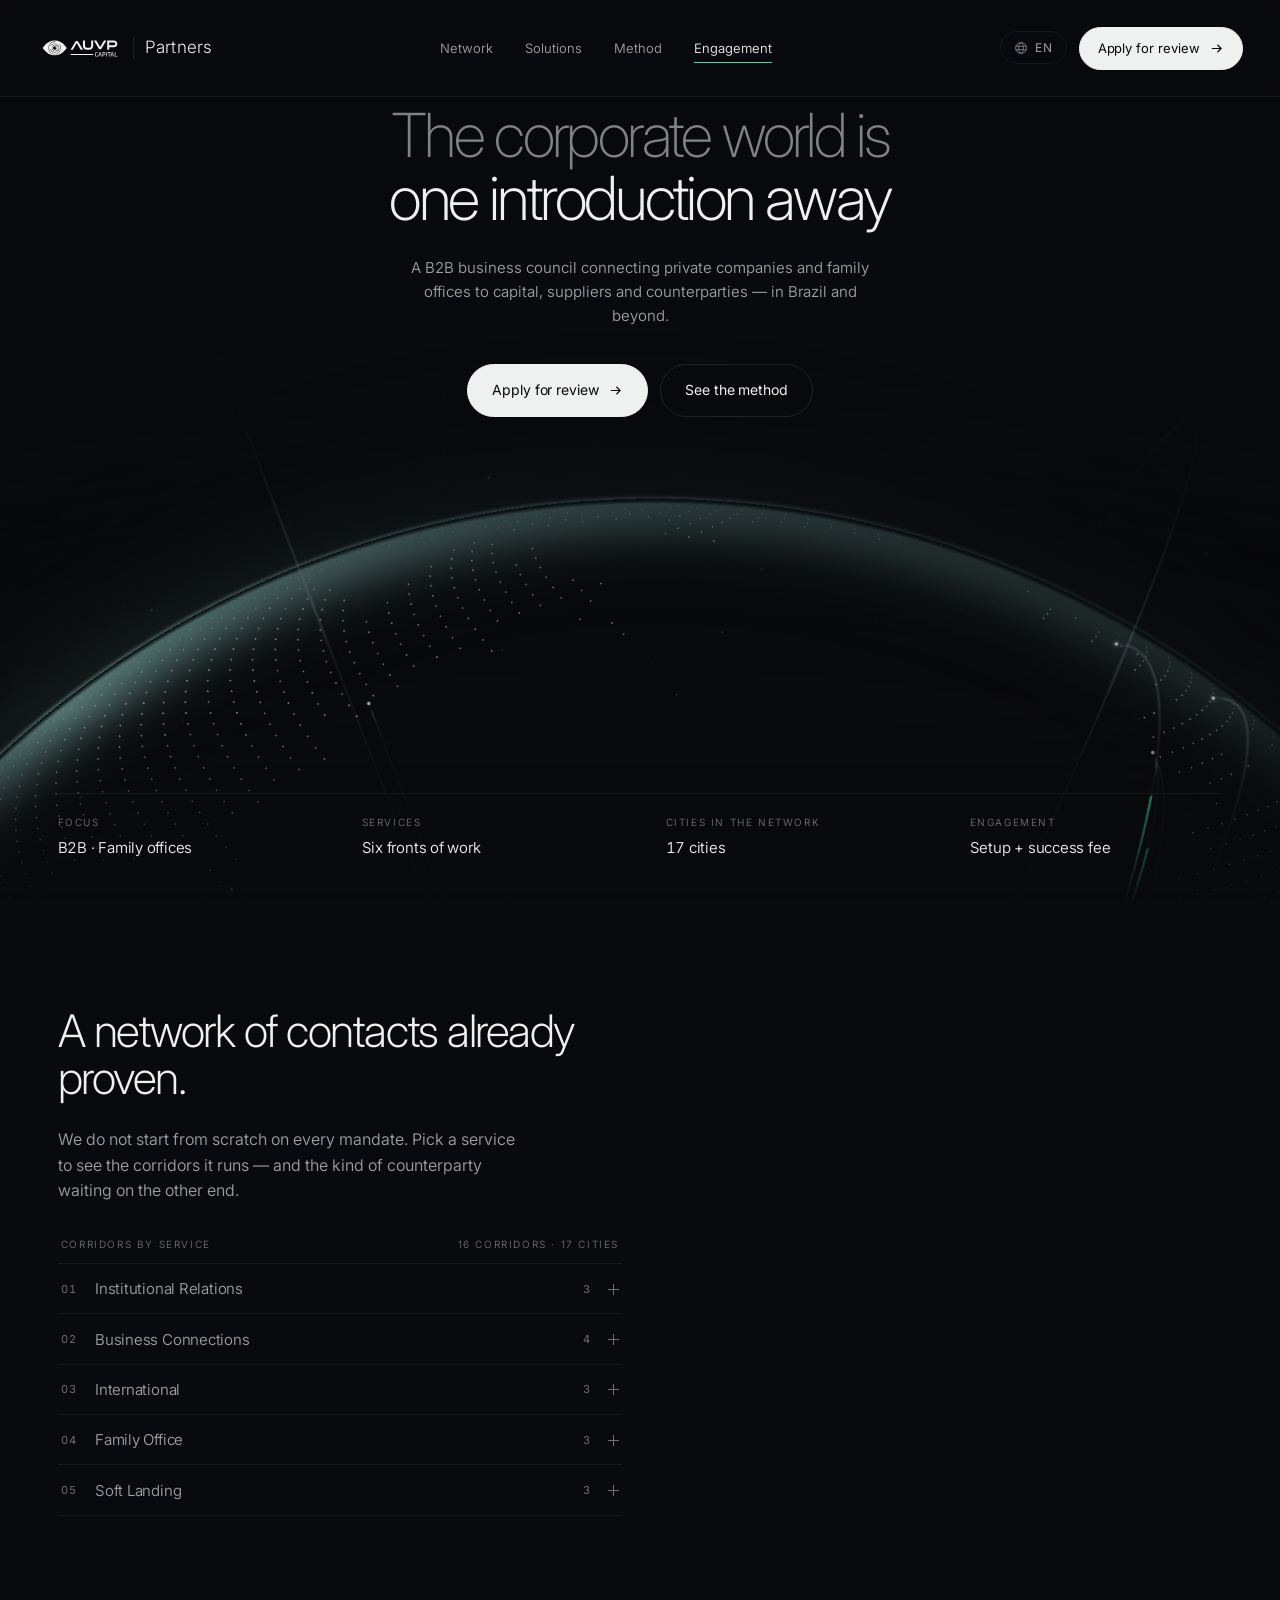
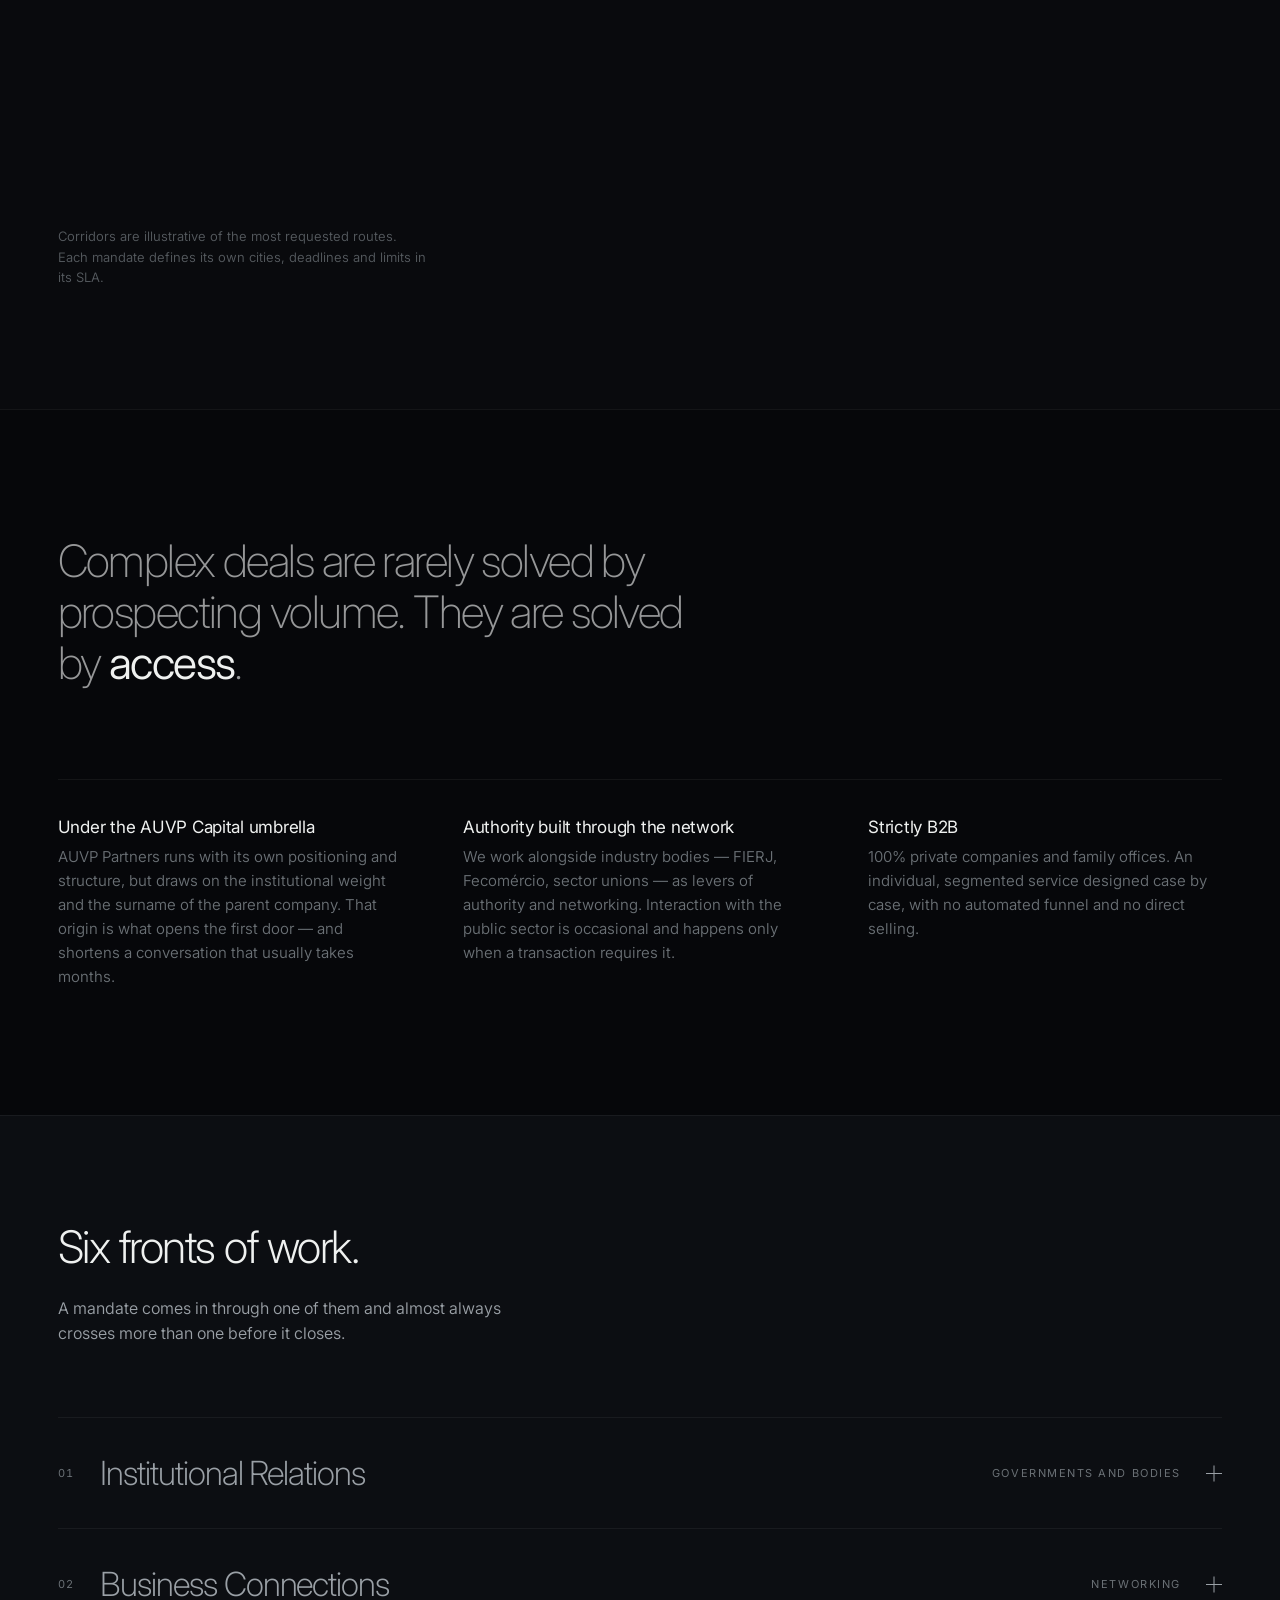
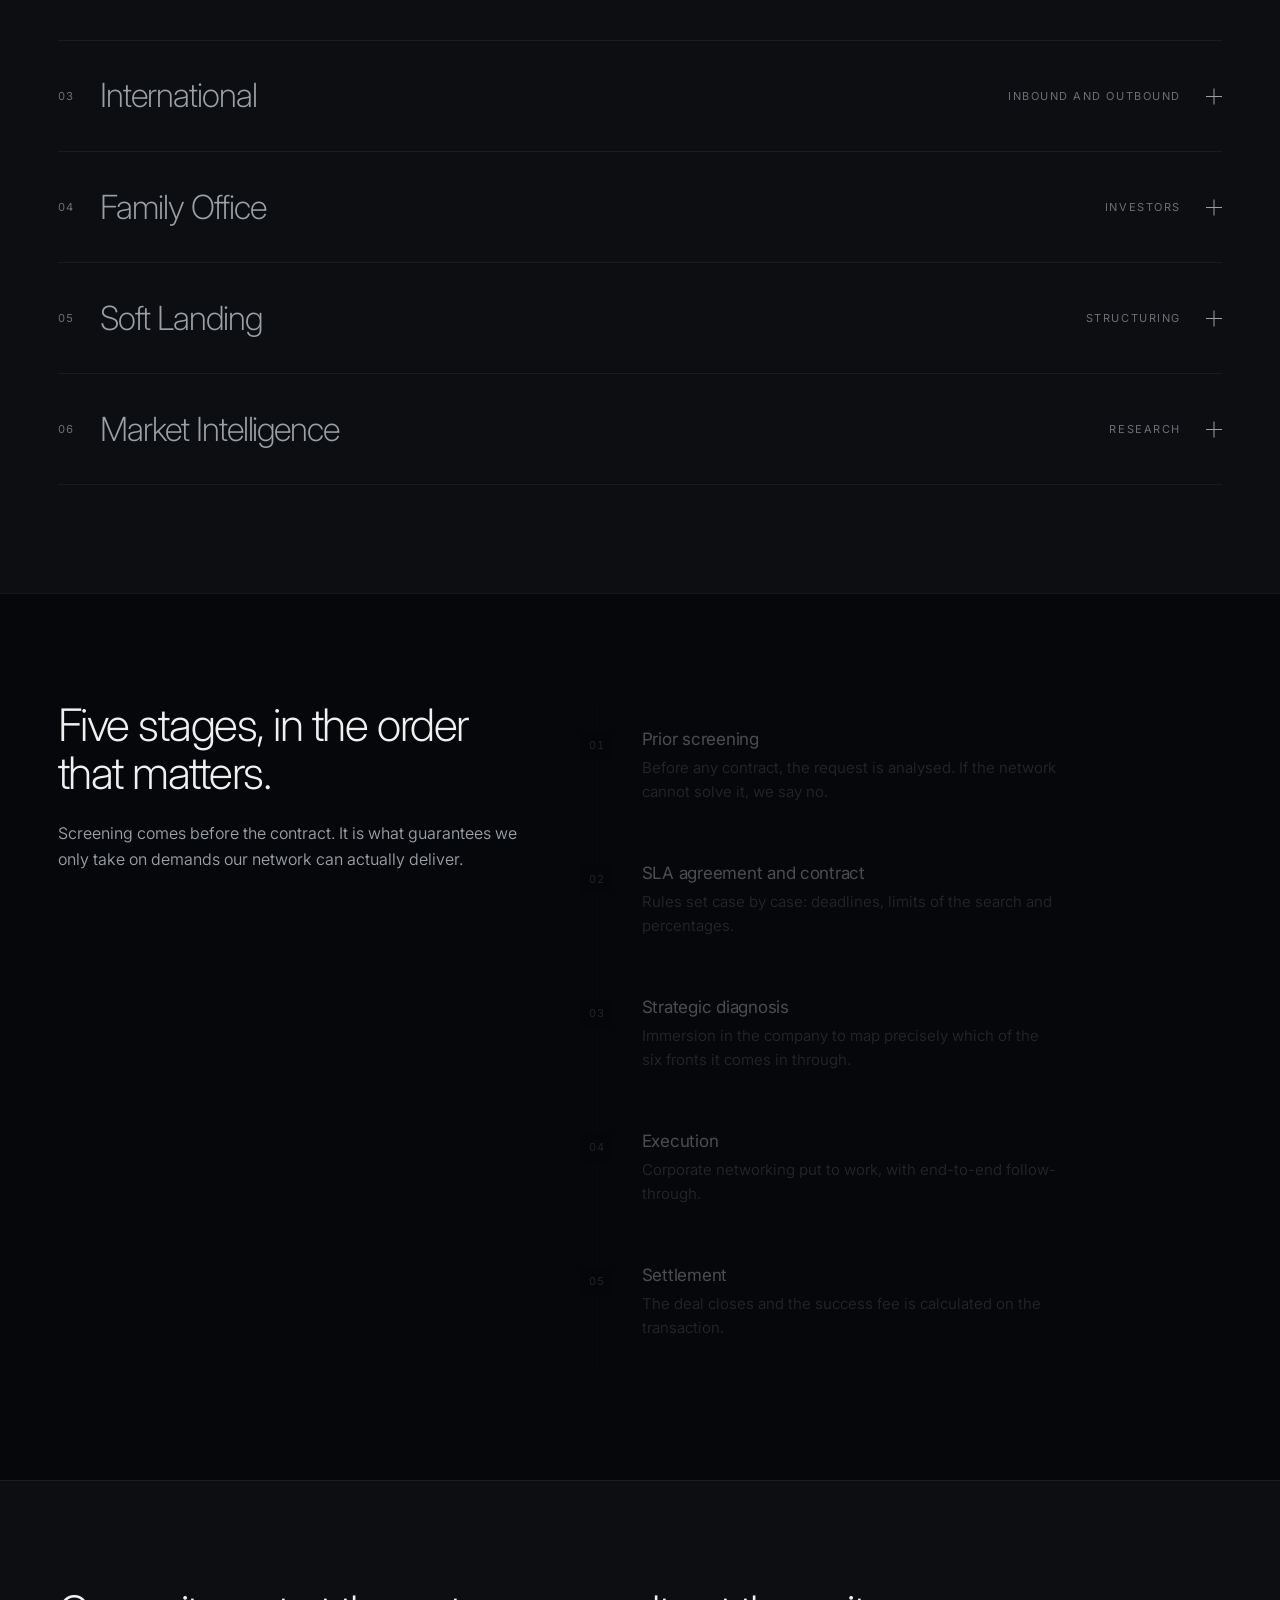
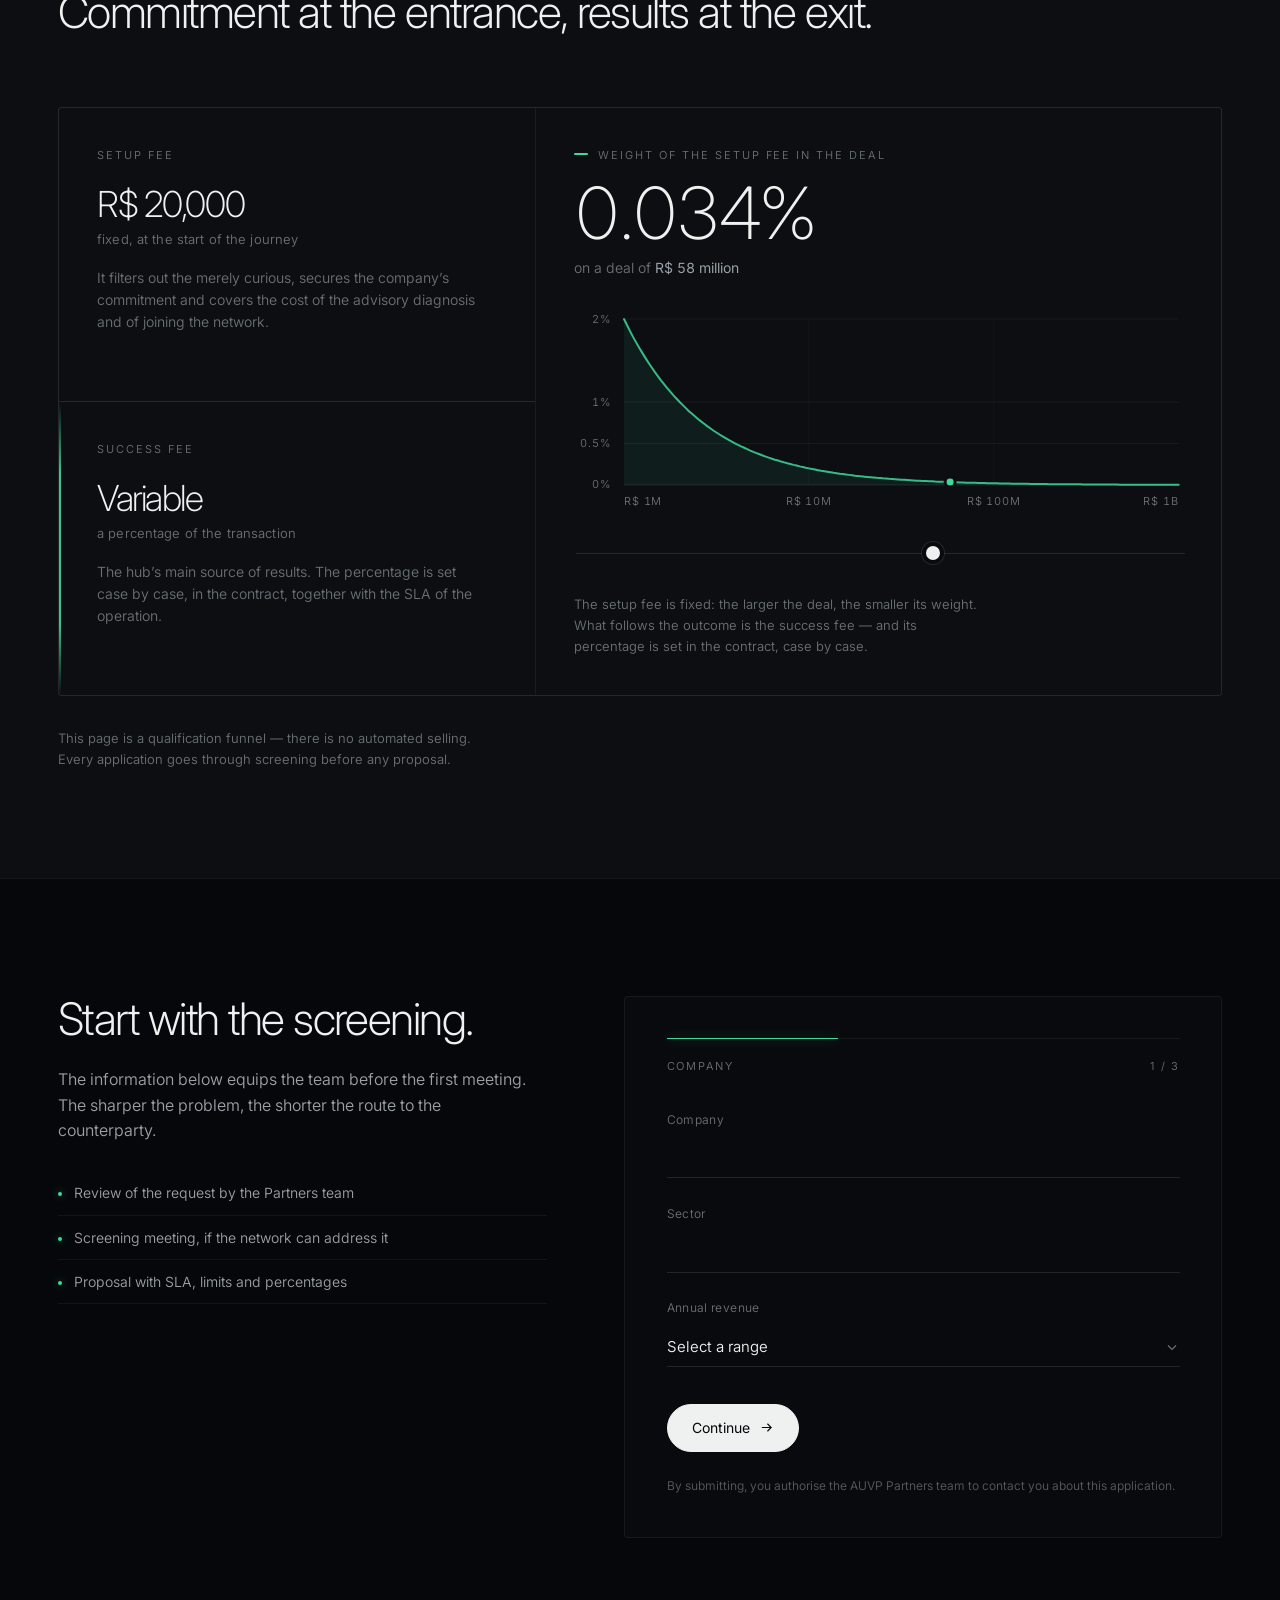
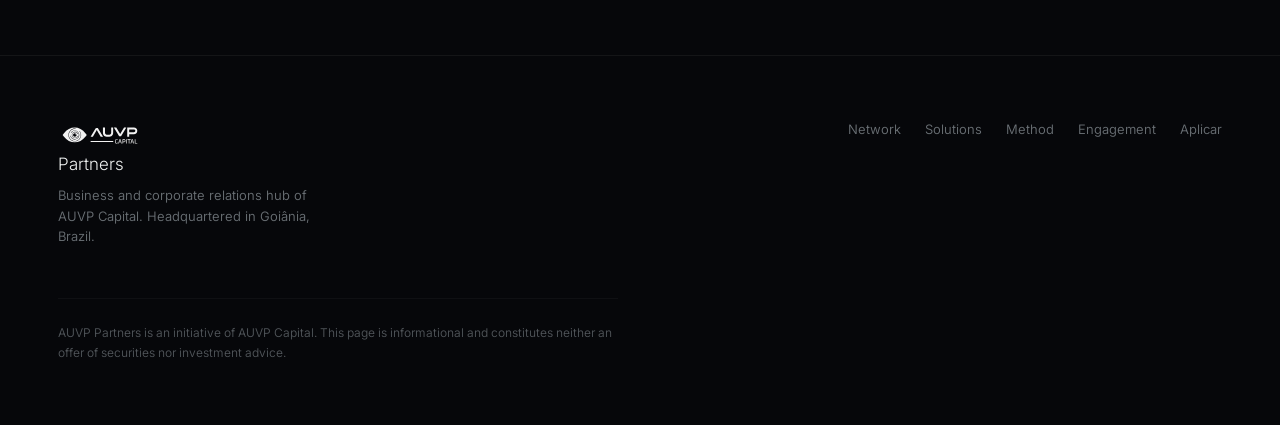
<file: index.html>
<!doctype html>
<html lang="pt-BR">
<head>
<meta charset="utf-8">
<meta name="viewport" content="width=device-width, initial-scale=1">
<title>AUVP Partners — Acesso corporativo global</title>
<meta name="description" content="AUVP Partners é o hub de negócios e relações corporativas da AUVP Capital: relações institucionais, networking, internacionalização, family office, soft landing e inteligência de mercado.">
<meta name="theme-color" content="#0A0B0C">
<meta property="og:title" content="AUVP Partners — Acesso corporativo global">
<meta property="og:description" content="Conselho estratégico B2B que conecta empresas privadas e family offices a capital, fornecedores e contrapartes — no Brasil e fora dele.">
<meta property="og:type" content="website">
<meta property="og:locale" content="pt_BR">
<!-- Troque por URLs absolutas assim que o domínio final estiver definido. -->
<meta property="og:image" content="assets/og.png">
<meta property="og:image:width" content="1200">
<meta property="og:image:height" content="630">
<meta property="og:image:alt" content="AUVP Partners — o mundo corporativo à distância de uma apresentação">
<meta name="twitter:card" content="summary_large_image">
<link rel="preload" href="assets/fonts/inter-latin.woff2" as="font" type="font/woff2" crossorigin>
<link rel="stylesheet" href="assets/css/site.css">
</head>
<body>
<a class="skip" href="#conteudo" data-i18n="skip">Ir para o conteúdo</a>

<header class="nav" data-nav>
  <div class="nav__inner">
    <a class="nav__brand" href="#topo" aria-label="AUVP Partners — início" data-i18n-attr="aria-label:nav.home">
      <img class="brand__logo" src="assets/brand/auvp-capital-horizontal.svg" alt="AUVP Capital" width="400" height="152">
      <span class="brand__rule" aria-hidden="true"></span>
      <span class="brand__name">Partners</span>
    </a>

    <nav class="nav__links" aria-label="Seções" data-i18n-attr="aria-label:nav.sections">
      <a href="#rede" data-i18n="nav.network">Rede</a>
      <a href="#solucoes" data-i18n="nav.solutions">Soluções</a>
      <a href="#metodo" data-i18n="nav.method">Método</a>
      <a href="#engajamento" data-i18n="nav.engagement">Engajamento</a>
    </nav>

    <div class="nav__actions">
      <div class="lang" data-lang>
        <button class="lang__btn" type="button" aria-expanded="false" aria-haspopup="true"
                data-lang-toggle data-i18n-attr="aria-label:nav.language" aria-label="Idioma">
          <svg viewBox="0 0 16 16" aria-hidden="true" fill="none" stroke="currentColor" stroke-width="1.1">
            <circle cx="8" cy="8" r="6.2"></circle>
            <ellipse cx="8" cy="8" rx="2.7" ry="6.2"></ellipse>
            <path d="M2.1 6.1h11.8M2.1 9.9h11.8"></path>
          </svg>
          <span data-lang-current>PT</span>
        </button>
        <ul class="lang__menu" hidden data-lang-menu></ul>
      </div>

      <a class="btn btn--sm btn--solid" href="#aplicacao" data-magnetic>
        <span data-i18n="nav.cta">Aplicar para avaliação</span>
        <svg viewBox="0 0 16 16" aria-hidden="true" fill="none" stroke="currentColor" stroke-width="1.2"><path d="M3 8h10M9 4l4 4-4 4"/></svg>
      </a>

      <button class="nav__toggle" type="button" aria-label="Abrir menu" aria-expanded="false"
              aria-controls="menu-mobile" data-menu-toggle data-i18n-attr="aria-label:nav.menu">
        <span></span><span></span><span></span>
      </button>
    </div>
  </div>

  <div class="nav__mobile" id="menu-mobile" hidden data-menu-sheet>
    <a href="#rede" data-i18n="nav.network">Rede</a>
    <a href="#solucoes" data-i18n="nav.solutions">Soluções</a>
    <a href="#metodo" data-i18n="nav.method">Método</a>
    <a href="#engajamento" data-i18n="nav.engagement">Engajamento</a>
    <a href="#aplicacao" class="btn btn--solid" data-i18n="nav.ctaLong">Aplicar para avaliação</a>
  </div>
</header>

<main id="conteudo">
  <!-- ============ PALCO: hero + rede compartilham o mesmo globo ============ -->
  <div class="stage" id="topo" data-stage>
    <div class="stage__canvas" data-stage-canvas>
      <canvas data-globe aria-hidden="true"></canvas>
      <div class="stage__veil" aria-hidden="true"></div>
      <p class="globe__hint" data-globe-hint><span data-i18n="globe.hint">Arraste para girar</span></p>
      <div class="globe__tip" data-globe-tip hidden></div>
    </div>

    <section class="hero" aria-labelledby="hero-title">
      <div class="wrap">
        <h1 class="hero__title reveal" id="hero-title" data-i18n-html="hero.title">
          O mundo corporativo à distância<strong>de uma apresentação</strong>
        </h1>
        <p class="hero__lede reveal" data-i18n="hero.lede">
          Um conselho estratégico B2B que conecta empresas privadas e family offices
          a capital, fornecedores e contrapartes — no Brasil e fora dele.
        </p>
        <div class="hero__actions reveal">
          <a class="btn btn--solid" href="#aplicacao" data-magnetic>
            <span data-i18n="hero.cta">Aplicar para avaliação</span>
            <svg viewBox="0 0 16 16" aria-hidden="true" fill="none" stroke="currentColor" stroke-width="1.2"><path d="M3 8h10M9 4l4 4-4 4"/></svg>
          </a>
          <a class="btn btn--ghost" href="#metodo" data-i18n="hero.method">Conhecer o método</a>
        </div>
      </div>

      <div class="wrap hero__facts">
        <dl class="facts reveal">
          <div class="fact"><dt data-i18n="facts.scope">Atuação</dt><dd data-i18n="facts.scopeValue">B2B · Family offices</dd></div>
          <div class="fact"><dt data-i18n="facts.fronts">Serviços</dt><dd data-i18n="facts.frontsValue">Seis frentes de atuação</dd></div>
          <div class="fact"><dt data-i18n="facts.hubs">Praças na rede</dt><dd data-fact-hubs>—</dd></div>
          <div class="fact"><dt data-i18n="facts.engage">Engajamento</dt><dd data-i18n="facts.engageValue">Setup + success fee</dd></div>
        </dl>
      </div>
    </section>

    <!-- ============ REDE ============ -->
    <section class="network" id="rede" aria-labelledby="rede-title">
      <div class="wrap network__grid">
        <div class="network__intro">
          <h2 class="h2" id="rede-title" data-i18n="net.title">Uma malha de contatos já validada.</h2>
          <p class="lede" data-i18n="net.lede">
            Não começamos do zero a cada mandato. Selecione um serviço para ver os corredores
            que ele percorre — e o tipo de contraparte que está do outro lado.
          </p>

          <div class="svcnav" data-fronts data-i18n-attr="aria-label:net.filterLabel"
               aria-label="Filtrar corredores por serviço"></div>

          <p class="note" data-i18n="net.note">
            Corredores ilustrativos das rotas mais demandadas. Cada mandato define
            praças, prazos e limites em SLA próprio.
          </p>
        </div>
      </div>
    </section>
  </div>

  <!-- ============ TESE ============ -->
  <section class="thesis" aria-labelledby="tese-title">
    <div class="wrap">
      <h2 class="statement reveal" id="tese-title" data-i18n-html="thesis.statement">
        Negócios complexos raramente se resolvem por volume de prospecção.
        Resolvem-se por <em>acesso</em>.
      </h2>
      <div class="thesis__cols">
        <div class="reveal">
          <h3 class="h4" data-i18n="thesis.t1">Sob o guarda-chuva da AUVP Capital</h3>
          <p data-i18n="thesis.p1">
            O AUVP Partners opera com posicionamento e estrutura próprios, mas usufrui da
            força institucional e do sobrenome da matriz. É essa origem que abre a primeira porta —
            e encurta a conversa que costuma levar meses.
          </p>
        </div>
        <div class="reveal">
          <h3 class="h4" data-i18n="thesis.t2">Autoridade construída em rede</h3>
          <p data-i18n="thesis.p2">
            Atuamos junto a entidades de classe — FIERJ, Fecomércio, sindicatos setoriais —
            como alavancas de autoridade e networking. A interação com o setor público é
            eventual e existe apenas quando a transação exige.
          </p>
        </div>
        <div class="reveal">
          <h3 class="h4" data-i18n="thesis.t3">Foco estrito em B2B</h3>
          <p data-i18n="thesis.p3">
            Empresas 100% privadas e family offices. Um produto individualizado e segmentado,
            desenhado caso a caso, sem esteira automatizada e sem venda direta.
          </p>
        </div>
      </div>
    </div>
  </section>

  <!-- ============ SOLUÇÕES ============ -->
  <section class="solutions" id="solucoes" aria-labelledby="solucoes-title">
    <div class="wrap">
      <header class="section-head reveal">
        <h2 class="h2" id="solucoes-title" data-i18n="sol.title">Seis frentes de atuação.</h2>
        <p class="lede" data-i18n="sol.lede">
          Um mandato entra por uma delas e, quase sempre, atravessa mais de uma
          antes de se concretizar.
        </p>
      </header>

      <div class="accordion" data-accordion>
        <article class="acc reveal" data-acc-item>
          <h3>
            <button type="button" class="acc__head" aria-expanded="false">
              <span class="acc__num">01</span>
              <span class="acc__title" data-i18n="sol.t1">Institutional Relations</span>
              <span class="acc__tag" data-i18n="sol.tag1">Governos e entidades</span>
              <span class="acc__icon" aria-hidden="true"><i></i><i></i></span>
            </button>
          </h3>
          <div class="acc__panel" hidden>
            <div class="acc__body">
              <p data-i18n="sol.p1">
                Interlocução com governos, embaixadas, associações e entidades setoriais — FIERJ, Fecomércio, sindicatos. A porta que não se abre pelo canal comercial.
              </p>
              <ul class="marks">
                <li data-i18n="sol.b1a">Embaixadas e representações comerciais</li>
                <li data-i18n="sol.b1b">Associações e entidades de classe</li>
                <li data-i18n="sol.b1c">Setor público, quando a transação exige</li>
              </ul>
            </div>
          </div>
        </article>

        <article class="acc reveal" data-acc-item>
          <h3>
            <button type="button" class="acc__head" aria-expanded="false">
              <span class="acc__num">02</span>
              <span class="acc__title" data-i18n="sol.t2">Business Connections</span>
              <span class="acc__tag" data-i18n="sol.tag2">Networking</span>
              <span class="acc__icon" aria-hidden="true"><i></i><i></i></span>
            </button>
          </h3>
          <div class="acc__panel" hidden>
            <div class="acc__body">
              <p data-i18n="sol.p2">
                Apresentação de empresas e conexão entre contrapartes: encontrar quem resolve e chegar até essa pessoa com o aval de quem já a conhece.
              </p>
              <ul class="marks">
                <li data-i18n="sol.b2a">Apresentação a contrapartes qualificadas</li>
                <li data-i18n="sol.b2b">Mapeamento de fornecedores específicos</li>
                <li data-i18n="sol.b2c">Agenda de reuniões e acompanhamento</li>
              </ul>
            </div>
          </div>
        </article>

        <article class="acc reveal" data-acc-item>
          <h3>
            <button type="button" class="acc__head" aria-expanded="false">
              <span class="acc__num">03</span>
              <span class="acc__title" data-i18n="sol.t3">International</span>
              <span class="acc__tag" data-i18n="sol.tag3">Entrada e saída</span>
              <span class="acc__icon" aria-hidden="true"><i></i><i></i></span>
            </button>
          </h3>
          <div class="acc__panel" hidden>
            <div class="acc__body">
              <p data-i18n="sol.p3">
                Empresas brasileiras que querem operar fora e empresas estrangeiras que querem operar aqui. Dos dois lados, o trabalho é o mesmo: encurtar a distância entre a decisão e a operação.
              </p>
              <ul class="marks">
                <li data-i18n="sol.b3a">Internacionalização de empresas brasileiras</li>
                <li data-i18n="sol.b3b">Entrada de empresas estrangeiras no Brasil</li>
                <li data-i18n="sol.b3c">Representantes locais nas duas pontas</li>
              </ul>
            </div>
          </div>
        </article>

        <article class="acc reveal" data-acc-item>
          <h3>
            <button type="button" class="acc__head" aria-expanded="false">
              <span class="acc__num">04</span>
              <span class="acc__title" data-i18n="sol.t4">Family Office</span>
              <span class="acc__tag" data-i18n="sol.tag4">Investidores</span>
              <span class="acc__icon" aria-hidden="true"><i></i><i></i></span>
            </button>
          </h3>
          <div class="acc__panel" hidden>
            <div class="acc__body">
              <p data-i18n="sol.p4">
                Acesso a investidores internacionais — family offices, pools de investimento e veículos privados —, com sinergia direta com a AUVP Wealth.
              </p>
              <ul class="marks">
                <li data-i18n="sol.b4a">Family offices e pools de investimento</li>
                <li data-i18n="sol.b4b">Captação para teses e operações específicas</li>
                <li data-i18n="sol.b4c">Sinergia com a AUVP Wealth</li>
              </ul>
            </div>
          </div>
        </article>

        <article class="acc reveal" data-acc-item>
          <h3>
            <button type="button" class="acc__head" aria-expanded="false">
              <span class="acc__num">05</span>
              <span class="acc__title" data-i18n="sol.t5">Soft Landing</span>
              <span class="acc__tag" data-i18n="sol.tag5">Estruturação</span>
              <span class="acc__icon" aria-hidden="true"><i></i><i></i></span>
            </button>
          </h3>
          <div class="acc__panel" hidden>
            <div class="acc__body">
              <p data-i18n="sol.p5">
                A estruturação prática da chegada: o que precisa existir para uma empresa estrangeira operar no Brasil sem descobrir o país por tentativa e erro.
              </p>
              <ul class="marks">
                <li data-i18n="sol.b5a">Estruturação da operação no Brasil</li>
                <li data-i18n="sol.b5b">Parceiros jurídicos, contábeis e regulatórios</li>
                <li data-i18n="sol.b5c">Acompanhamento dos primeiros ciclos</li>
              </ul>
            </div>
          </div>
        </article>

        <article class="acc reveal" data-acc-item>
          <h3>
            <button type="button" class="acc__head" aria-expanded="false">
              <span class="acc__num">06</span>
              <span class="acc__title" data-i18n="sol.t6">Market Intelligence</span>
              <span class="acc__tag" data-i18n="sol.tag6">Estudos</span>
              <span class="acc__icon" aria-hidden="true"><i></i><i></i></span>
            </button>
          </h3>
          <div class="acc__panel" hidden>
            <div class="acc__body">
              <p data-i18n="sol.p6">
                Estudos setoriais, white papers e leitura de mercado para sustentar a decisão antes que ela vire compromisso.
              </p>
              <ul class="marks">
                <li data-i18n="sol.b6a">Estudos setoriais sob demanda</li>
                <li data-i18n="sol.b6b">White papers e material de posicionamento</li>
                <li data-i18n="sol.b6c">Inteligência de mercado para a mesa de decisão</li>
              </ul>
            </div>
          </div>
        </article>
      </div>
    </div>
  </section>

  <!-- ============ MÉTODO ============ -->
  <section class="method" id="metodo" aria-labelledby="metodo-title">
    <div class="wrap method__grid">
      <div class="method__aside">
        <h2 class="h2" id="metodo-title" data-i18n="met.title">Cinco etapas, na ordem em que importam.</h2>
        <p class="lede" data-i18n="met.lede">
          A triagem vem antes do contrato. É ela que garante que só abraçamos demandas
          exequíveis através da nossa rede.
        </p>
      </div>

      <ol class="steps" data-steps>
        <li class="step" data-step>
          <div class="step__rail" aria-hidden="true"></div>
          <p class="step__num">01</p>
          <h3 class="h4" data-i18n="met.t1">Triagem prévia</h3>
          <p data-i18n="met.p1">Antes de qualquer contrato, o pedido é analisado. Se a rede não resolve, dizemos não.</p>
        </li>
        <li class="step" data-step>
          <div class="step__rail" aria-hidden="true"></div>
          <p class="step__num">02</p>
          <h3 class="h4" data-i18n="met.t2">Acordo de SLA e contrato</h3>
          <p data-i18n="met.p2">Regras do jogo definidas caso a caso: prazos, limites da busca e percentuais.</p>
        </li>
        <li class="step" data-step>
          <div class="step__rail" aria-hidden="true"></div>
          <p class="step__num">03</p>
          <h3 class="h4" data-i18n="met.t3">Diagnóstico estratégico</h3>
          <p data-i18n="met.p3">Imersão na empresa para mapear com precisão por qual das seis frentes ela entra.</p>
        </li>
        <li class="step" data-step>
          <div class="step__rail" aria-hidden="true"></div>
          <p class="step__num">04</p>
          <h3 class="h4" data-i18n="met.t4">Execução</h3>
          <p data-i18n="met.p4">Acionamento prático do networking corporativo, com acompanhamento de ponta a ponta.</p>
        </li>
        <li class="step" data-step>
          <div class="step__rail" aria-hidden="true"></div>
          <p class="step__num">05</p>
          <h3 class="h4" data-i18n="met.t5">Liquidação</h3>
          <p data-i18n="met.p5">Concretização do negócio e apuração do success fee sobre a transação realizada.</p>
        </li>
      </ol>
    </div>
  </section>

  <!-- ============ ENGAJAMENTO ============ -->
  <section class="pricing" id="engajamento" aria-labelledby="engajamento-title">
    <div class="wrap">
      <header class="section-head reveal">
        <h2 class="h2" id="engajamento-title" data-i18n="eng.title">Compromisso na entrada, resultado na saída.</h2>
      </header>

      <div class="engage">
        <div class="engage__panels">
          <article class="plan reveal">
            <p class="plan__label" data-i18n="eng.setupLabel">Taxa de setup</p>
            <p class="plan__value" data-i18n-html="eng.setupValue">R$ 20.000<span>fixos, no início da jornada</span></p>
            <p data-i18n="eng.setupText">
              Filtra curiosos, garante o compromisso da empresa e cobre os custos do
              diagnóstico consultivo e do ingresso na rede.
            </p>
          </article>
          <article class="plan plan--accent reveal">
            <p class="plan__label" data-i18n="eng.feeLabel">Success fee</p>
            <p class="plan__value" data-i18n-html="eng.feeValue">Variável<span>percentual sobre a transação</span></p>
            <p data-i18n="eng.feeText">
              A principal fonte de resultado do hub. O percentual é definido caso a caso,
              no contrato, junto com o SLA da operação.
            </p>
          </article>
        </div>

        <figure class="gauge reveal" data-gauge>
          <figcaption class="gauge__head">
            <p class="gauge__label" data-i18n="gauge.label">Peso da taxa de setup na operação</p>
            <p class="gauge__hero"><span data-gauge-weight>0,04</span>%</p>
            <p class="gauge__sub" data-i18n-html="gauge.sub">em uma operação de <b data-gauge-amount>R$ 50 milhões</b></p>
          </figcaption>

          <div class="gauge__plot">
            <svg viewBox="0 0 720 210" role="img" aria-labelledby="gauge-titulo">
              <title id="gauge-titulo" data-i18n="gauge.svgTitle">
                Peso da taxa de setup, de 2% em uma operação de R$ 1 milhão a 0,002% em R$ 1 bilhão.
              </title>
              <g class="gauge__grid" data-gauge-grid></g>
              <path class="gauge__area" data-gauge-area></path>
              <path class="gauge__curve" data-gauge-curve></path>
              <line class="gauge__guide" data-gauge-guide></line>
              <circle class="gauge__marker" data-gauge-marker r="5"></circle>
              <g class="gauge__ticks" data-gauge-ticks></g>
            </svg>
          </div>

          <label class="gauge__control">
            <span class="sr-only" data-i18n="gauge.rangeLabel">Tamanho da operação</span>
            <input type="range" min="0" max="1000" value="588" step="1" data-gauge-range
                   aria-describedby="gauge-nota">
          </label>

          <p class="gauge__note" id="gauge-nota" data-i18n="gauge.note">
            A taxa de setup é fixa: quanto maior a operação, menor o seu peso. O que
            acompanha o resultado é o success fee — e o percentual dele é definido no
            contrato, caso a caso.
          </p>
        </figure>
      </div>

      <p class="pricing__note reveal" data-i18n="eng.note">
        A página é um funil de qualificação — não há venda automatizada.
        Toda aplicação passa por triagem antes de qualquer proposta.
      </p>
    </div>
  </section>

  <!-- ============ APLICAÇÃO ============ -->
  <section class="apply" id="aplicacao" aria-labelledby="aplicacao-title">
    <div class="wrap apply__grid">
      <div class="apply__aside">
        <h2 class="h2" id="aplicacao-title" data-i18n="app.title">Comece pela triagem.</h2>
        <p class="lede" data-i18n="app.lede">
          As informações abaixo municiam a equipe antes da primeira reunião.
          Quanto mais precisa a dor, mais curta a rota até a contraparte.
        </p>
        <ul class="marks marks--light">
          <li data-i18n="app.b1">Análise da demanda pela equipe do Partners</li>
          <li data-i18n="app.b2">Reunião de triagem, se a rede endereça o pedido</li>
          <li data-i18n="app.b3">Proposta com SLA, limites e percentuais</li>
        </ul>
      </div>

      <form class="form" data-form novalidate>
        <div class="form__progress" aria-hidden="true">
          <span data-form-bar></span>
        </div>
        <p class="form__counter">
          <span data-form-step-label>Empresa</span>
          <span data-form-step-count>1 / 3</span>
        </p>

        <fieldset class="form__step" data-form-fieldset>
          <legend class="sr-only" data-i18n="form.stepCompany">Empresa</legend>
          <div class="field">
            <label for="empresa" data-i18n="form.company">Empresa</label>
            <input id="empresa" name="empresa" type="text" autocomplete="organization" required>
          </div>
          <div class="field">
            <label for="setor" data-i18n="form.sector">Setor de atuação</label>
            <input id="setor" name="setor" type="text" required>
          </div>
          <div class="field">
            <label for="faturamento" data-i18n="form.revenue">Faturamento anual</label>
            <div class="select">
              <select id="faturamento" name="faturamento" required>
                <option value="" data-i18n="form.revenue0">Selecione uma faixa</option>
                <option data-i18n="form.revenue1">Até R$ 10 milhões</option>
                <option data-i18n="form.revenue2">R$ 10 a 50 milhões</option>
                <option data-i18n="form.revenue3">R$ 50 a 200 milhões</option>
                <option data-i18n="form.revenue4">R$ 200 milhões a 1 bilhão</option>
                <option data-i18n="form.revenue5">Acima de R$ 1 bilhão</option>
                <option data-i18n="form.revenue6">Family office / veículo de investimento</option>
              </select>
              <svg viewBox="0 0 16 16" aria-hidden="true" fill="none" stroke="currentColor" stroke-width="1.2"><path d="M4 6.5 8 10.5 12 6.5"/></svg>
            </div>
          </div>
        </fieldset>

        <fieldset class="form__step" data-form-fieldset hidden>
          <legend class="sr-only" data-i18n="form.stepDemand">Demanda</legend>
          <div class="field">
            <span class="label" data-i18n="form.frontLabel">Serviço de interesse</span>
            <div class="choices" data-choices>
              <label class="choice"><input type="radio" name="servico" value="Institutional Relations" required><span data-i18n="form.front1">Institutional Relations</span></label>
              <label class="choice"><input type="radio" name="servico" value="Business Connections"><span data-i18n="form.front2">Business Connections</span></label>
              <label class="choice"><input type="radio" name="servico" value="International"><span data-i18n="form.front3">International</span></label>
              <label class="choice"><input type="radio" name="servico" value="Family Office"><span data-i18n="form.front4">Family Office</span></label>
              <label class="choice"><input type="radio" name="servico" value="Soft Landing"><span data-i18n="form.front5">Soft Landing</span></label>
              <label class="choice"><input type="radio" name="servico" value="Market Intelligence"><span data-i18n="form.front6">Market Intelligence</span></label>
              <label class="choice"><input type="radio" name="servico" value="Ainda não sei"><span data-i18n="form.front7">Ainda não sei</span></label>
            </div>
          </div>
          <div class="field">
            <label for="dor" data-i18n="form.pain">Dor principal</label>
            <textarea id="dor" name="dor" rows="4" required placeholder="Qual negócio precisa acontecer, com quem e até quando?" data-i18n-attr="placeholder:form.painPh"></textarea>
          </div>
        </fieldset>

        <fieldset class="form__step" data-form-fieldset hidden>
          <legend class="sr-only" data-i18n="form.stepContact">Contato</legend>
          <div class="field">
            <label for="nome" data-i18n="form.name">Nome completo</label>
            <input id="nome" name="nome" type="text" autocomplete="name" required>
          </div>
          <div class="field">
            <label for="cargo" data-i18n="form.role">Cargo</label>
            <input id="cargo" name="cargo" type="text" autocomplete="organization-title" required>
          </div>
          <div class="field">
            <label for="email" data-i18n="form.email">E-mail corporativo</label>
            <input id="email" name="email" type="email" autocomplete="email" required>
          </div>
          <div class="field">
            <label for="telefone" data-i18n="form.phone">Telefone</label>
            <input id="telefone" name="telefone" type="tel" autocomplete="tel" required>
          </div>
        </fieldset>

        <div class="form__actions">
          <button class="btn btn--ghost" type="button" data-form-back hidden data-i18n="form.back">Voltar</button>
          <button class="btn btn--solid" type="button" data-form-next data-magnetic>
            <span data-i18n="form.next">Continuar</span>
            <svg viewBox="0 0 16 16" aria-hidden="true" fill="none" stroke="currentColor" stroke-width="1.2"><path d="M3 8h10M9 4l4 4-4 4"/></svg>
          </button>
          <button class="btn btn--solid" type="submit" data-form-submit hidden data-magnetic>
            <span data-i18n="form.submit">Enviar aplicação</span>
            <svg viewBox="0 0 16 16" aria-hidden="true" fill="none" stroke="currentColor" stroke-width="1.2"><path d="M3 8h10M9 4l4 4-4 4"/></svg>
          </button>
        </div>

        <p class="form__legal" data-i18n="form.legal">
          Ao enviar, você autoriza o contato da equipe do AUVP Partners sobre esta aplicação.
        </p>

        <div class="form__done" data-form-done hidden>
          <p class="form__done-mark" aria-hidden="true"></p>
          <h3 class="h4" data-i18n="form.doneTitle">Aplicação registrada.</h3>
          <p data-i18n="form.doneText">A equipe do Partners analisa a demanda e retorna pelo e-mail informado.</p>
        </div>
      </form>
    </div>
  </section>
</main>

<footer class="foot">
  <div class="wrap foot__grid">
    <div>
      <p class="brand foot__brand">
        <img class="brand__logo" src="assets/brand/auvp-capital-horizontal.svg" alt="AUVP Capital" width="400" height="152">
        <span class="brand__rule" aria-hidden="true"></span>
        <span class="brand__name">Partners</span>
      </p>
      <p class="foot__line" data-i18n="foot.line">Hub de negócios e relações corporativas da AUVP Capital. Sede em Goiânia, Brasil.</p>
    </div>
    <nav class="foot__nav" aria-label="Rodapé" data-i18n-attr="aria-label:foot.navLabel">
      <a href="#rede" data-i18n="nav.network">Rede</a>
      <a href="#solucoes" data-i18n="nav.solutions">Soluções</a>
      <a href="#metodo" data-i18n="nav.method">Método</a>
      <a href="#engajamento" data-i18n="nav.engagement">Engajamento</a>
      <a href="#aplicacao">Aplicar</a>
    </nav>
    <p class="foot__legal" data-i18n="foot.legal">
      AUVP Partners é uma iniciativa da AUVP Capital. Esta página tem caráter informativo e
      não constitui oferta de valores mobiliários nem recomendação de investimento.
      <span data-year></span>
    </p>
  </div>
</footer>

<script type="module" src="assets/js/main.js"></script>
</body>
</html>
</file>
<file: assets/css/site.css>
/* =========================================================================
   AUVP Partners
   Escuro do topo ao rodapé. Tipografia leve e grande, fios de 1px no lugar
   de caixas, e um único acento — o verde da atmosfera do globo.
   ========================================================================= */

@font-face{font-family:'Inter';font-style:normal;font-weight:200 700;font-display:swap;
  src:url('../fonts/inter-latin.woff2') format('woff2');
  unicode-range:U+0000-00FF,U+0131,U+0152-0153,U+02BB-02BC,U+02C6,U+02DA,U+02DC,U+0304,U+0308,U+0329,U+2000-206F,U+20AC,U+2122,U+2191,U+2193,U+2212,U+2215,U+FEFF,U+FFFD;}
@font-face{font-family:'Inter';font-style:normal;font-weight:200 700;font-display:swap;
  src:url('../fonts/inter-latin-ext.woff2') format('woff2');
  unicode-range:U+0100-02BA,U+02BD-02C5,U+02C7-02CC,U+02CE-02D7,U+02DD-02FF,U+0304,U+0308,U+0329,U+1D00-1DBF,U+1E00-1E9F,U+1EF2-1EFF,U+2020,U+20A0-20AB,U+20AD-20C0,U+2113,U+2C60-2C7F,U+A720-A7FF;}
:root{
  --void:#06070A;
  --ink:#090A0D;
  --panel:#0C0E12;
  --text:#EFF1F0;
  --dim:#9AA0A6;
  --faint:#6A7075;
  --line:rgba(255,255,255,.10);
  --line-soft:rgba(255,255,255,.055);
  --accent:#3FD99B;
  --accent-deep:#0E8F60;

  /* A Inter não traz CJK: o chinês cai para a fonte de sistema do leitor. */
  --sans:'Inter','PingFang SC','Hiragino Sans GB','Microsoft YaHei','Noto Sans CJK SC',
    system-ui,-apple-system,'Segoe UI',sans-serif;
  --gap:clamp(20px,4.5vw,68px);
  --nav-h:4.75rem;
  --nav-pad:.625rem;
  --shadow-chip:0 8px 20px -10px rgba(0,0,0,.55);
  --morph:cubic-bezier(.32,.72,0,1);
  --wrap:1320px;
  --ease:cubic-bezier(.22,.68,.24,1);
}

*,*::before,*::after{box-sizing:border-box}
html{-webkit-text-size-adjust:100%;scroll-behavior:smooth;background:var(--void)}
@media (prefers-reduced-motion:reduce){html{scroll-behavior:auto}}
body{
  margin:0;background:var(--void);color:var(--text);
  font-family:var(--sans);font-size:16px;line-height:1.6;font-weight:350;
  -webkit-font-smoothing:antialiased;text-rendering:optimizeLegibility;
  overflow-x:hidden;
}
img,svg,canvas{display:block;max-width:100%}
[hidden]{display:none!important}
p{margin:0 0 1em}
h1,h2,h3,h4{margin:0;font-weight:275;letter-spacing:-.03em;line-height:1.06}
a{color:inherit}
::selection{background:var(--accent);color:#04120C}
:focus-visible{outline:1.5px solid var(--accent);outline-offset:3px;border-radius:3px}

.sr-only{position:absolute;width:1px;height:1px;padding:0;margin:-1px;overflow:hidden;clip:rect(0 0 0 0);white-space:nowrap;border:0}
.skip{position:absolute;left:-9999px;top:0;z-index:99;background:var(--text);color:var(--ink);padding:12px 18px;font-size:13px}
.skip:focus{left:12px;top:12px}
.wrap{width:100%;max-width:var(--wrap);margin-inline:auto;padding-inline:var(--gap)}
section[id]{scroll-margin-top:clamp(112px,13vh,140px)}
/* A rede já começa com folga própria; sem isso a âncora revela a régua de dados
   do hero espremida sob a barra fixa. */
#rede{scroll-margin-top:0}

/* Telas largas: a página respira até 1720px em vez de estagnar em 1320. */
@media (min-width:1560px){:root{--wrap:1500px;--gap:80px}}
@media (min-width:1800px){:root{--wrap:1680px;--gap:96px}}

/* ---------- utilitários tipográficos ---------- */
.h2{font-size:clamp(1.95rem,3.5vw,3.3rem);letter-spacing:-.033em}
.h4{font-size:1.0625rem;font-weight:400;letter-spacing:-.015em;margin-bottom:.55rem;color:var(--text)}
.lede{font-size:clamp(1rem,1.05vw,1.125rem);color:var(--dim);max-width:47ch;font-weight:350}
.h2+.lede,.statement+.lede{margin-top:1.5rem}
.dim{color:var(--faint)}
em{font-style:normal;font-weight:350;color:var(--text)}
.note{font-size:.8125rem;color:var(--faint);max-width:46ch}
.section-head{margin-bottom:clamp(2.4rem,5.5vw,4.5rem)}

/* ---------- botões ---------- */
.btn{
  display:inline-flex;align-items:center;justify-content:center;gap:.6rem;
  font-family:inherit;font-size:.875rem;font-weight:400;letter-spacing:-.005em;
  text-decoration:none;color:var(--text);cursor:pointer;
  padding:.9rem 1.5rem;border:1px solid var(--line);border-radius:999px;background:transparent;
  transition:background .45s var(--ease),color .45s var(--ease),border-color .45s var(--ease),transform .35s var(--ease),box-shadow .45s var(--ease);
  will-change:transform;
}
.btn svg{width:15px;height:15px;transition:transform .45s var(--ease)}
.btn:hover svg{transform:translateX(3px)}
.btn--solid{background:var(--text);border-color:var(--text);color:#06070A}
.btn--solid:hover{background:#fff;border-color:#fff;box-shadow:0 0 0 5px rgba(255,255,255,.06)}
.btn--ghost:hover{border-color:rgba(255,255,255,.3);background:rgba(255,255,255,.03)}
.btn--sm{padding:.62rem 1.1rem;font-size:.8125rem}

/* ---------- seletor de idioma ---------- */
.lang{position:relative;flex:none}
.lang__btn{
  display:inline-flex;align-items:center;gap:.45rem;font-family:inherit;font-size:.75rem;letter-spacing:.06em;
  color:var(--dim);background:transparent;border:1px solid var(--line-soft);border-radius:999px;
  padding:.5rem .8rem;cursor:pointer;transition:color .35s var(--ease),border-color .35s var(--ease),background .35s var(--ease);
}
.lang__btn svg{width:14px;height:14px;opacity:.75}
.lang__btn:hover,.lang[data-open] .lang__btn{color:var(--text);border-color:var(--line);background:rgba(255,255,255,.04)}
.lang__menu{
  position:absolute;top:calc(100% + 8px);right:0;z-index:5;margin:0;padding:.3rem;list-style:none;min-width:168px;
  background:rgba(9,10,14,.94);backdrop-filter:blur(18px);border:1px solid var(--line-soft);border-radius:14px;
  box-shadow:0 18px 50px -20px rgba(0,0,0,.95);
}
.lang__menu li{margin:0}
.lang__menu button{
  width:100%;display:flex;align-items:center;justify-content:space-between;gap:1rem;
  font-family:inherit;font-size:.8125rem;color:var(--dim);background:none;border:0;border-radius:10px;
  padding:.6rem .7rem;cursor:pointer;text-align:left;transition:color .3s var(--ease),background .3s var(--ease);
}
.lang__menu button:hover{color:var(--text);background:rgba(255,255,255,.05)}
.lang__menu button[aria-current="true"]{color:var(--text)}
.lang__menu button[aria-current="true"]::after{content:'';width:5px;height:5px;border-radius:50%;background:var(--accent);flex:none}
.lang__code{font-size:.6875rem;letter-spacing:.1em;color:var(--faint)}
.lang__menu button[aria-current="true"] .lang__code{display:none}

/* ---------- nav ----------
   A superfície do menu é uma camada só: sangra até as bordas da tela enquanto a
   hero passa atrás e encolhe até virar pílula depois dela. O que anima são as
   distâncias e o raio — nunca a opacidade —, então a troca é uma transformação
   contínua, sem esmaecer. Fixa em vez de sticky porque aqui o globo passa atrás
   do menu; sticky empurraria a hero para baixo da barra. */
.nav{position:fixed;inset:0 0 auto;z-index:50;padding-block:var(--nav-pad)}
.nav__inner{
  /* Mais larga que a coluna de conteúdo exatamente o dobro do recuo interno,
     para a marca alinhar com o texto das dobras abaixo. */
  width:min(100% - 1.5rem,calc(var(--wrap) - var(--gap) * 2 + 2.5rem));
  height:var(--nav-h);margin-inline:auto;padding-inline:1.25rem;
  display:flex;align-items:center;justify-content:space-between;gap:1.5rem;position:relative;
}
.nav__inner::before{
  content:'';position:absolute;z-index:0;
  top:calc(var(--nav-pad) * -1);bottom:calc(var(--nav-pad) * -1);
  left:calc(-50vw + 50%);right:calc(-50vw + 50%);
  background:rgba(10,11,15,.72);
  backdrop-filter:blur(18px) saturate(180%);
  -webkit-backdrop-filter:blur(18px) saturate(180%);
  border-radius:0;box-shadow:0 1px 0 var(--line-soft);
  transition:top .5s var(--morph),bottom .5s var(--morph),left .5s var(--morph),
             right .5s var(--morph),border-radius .5s var(--morph),box-shadow .5s ease;
}
.nav.is-floating .nav__inner::before{
  top:0;bottom:0;left:0;right:0;border-radius:999px;box-shadow:var(--shadow-chip);
}
.nav__inner>*{position:relative;z-index:1}
.nav .btn{border-radius:999px}

.nav__brand{display:flex;align-items:center;gap:.7rem;text-decoration:none;flex:none}
.brand__logo{height:32px;width:auto;opacity:.95}
.brand__rule{width:1px;height:22px;background:var(--line);flex:none}
.brand__name{font-size:1.0625rem;font-weight:300;letter-spacing:.005em;color:var(--text);white-space:nowrap}
.nav__links{display:flex;gap:2rem;margin-inline:auto}
.nav__links a{
  font-size:.8125rem;text-decoration:none;color:var(--dim);position:relative;padding-block:.3rem;
  transition:color .3s var(--ease);
}
.nav__links a::after{content:'';position:absolute;left:0;right:0;bottom:0;height:1px;background:var(--accent);
  transform:scaleX(0);transform-origin:left;transition:transform .5s var(--ease)}
.nav__links a:hover{color:var(--text)}
.nav__links a:hover::after,.nav__links a.is-current::after{transform:scaleX(1)}
.nav__links a.is-current{color:var(--text)}

.nav__actions{display:flex;align-items:center;gap:.75rem;flex:none}
.nav__toggle{display:none;flex-direction:column;gap:5px;background:none;border:0;padding:.5rem;cursor:pointer}
.nav__toggle span{width:22px;height:1px;background:var(--text);transition:transform .25s ease,opacity .25s ease}
.nav__toggle[aria-expanded="true"] span:nth-child(1){transform:translateY(6px) rotate(45deg)}
.nav__toggle[aria-expanded="true"] span:nth-child(2){opacity:0}
.nav__toggle[aria-expanded="true"] span:nth-child(3){transform:translateY(-6px) rotate(-45deg)}

.nav__mobile{
  display:none;flex-direction:column;gap:.15rem;
  width:min(100% - 1.5rem,calc(var(--wrap) - var(--gap) * 2 + 2.5rem));margin:.5rem auto 0;
  padding:1rem 1.25rem 1.25rem;border:1px solid var(--line-soft);border-radius:20px;
  background:rgba(9,10,14,.96);backdrop-filter:blur(18px) saturate(180%);
}
.nav__mobile a{text-decoration:none;font-size:1rem;padding:.8rem 0;color:var(--dim);border-bottom:1px solid var(--line-soft)}
.nav__mobile a:hover{color:var(--text)}
.nav__mobile .btn{justify-content:center;margin-top:.9rem;border-bottom:0;color:var(--ink)}
.nav__mobile[data-open]{display:flex}

/* =========================================================================
   PALCO — hero + rede sobre o mesmo canvas WebGL
   ========================================================================= */
.stage{position:relative;background:var(--ink);isolation:isolate}
.stage__canvas{position:sticky;top:0;height:100svh;z-index:0;contain:strict}
.stage__canvas canvas{width:100%;height:100%;touch-action:pan-y}
.stage__veil{
  position:absolute;inset:0;pointer-events:none;
  background:
    linear-gradient(0deg,rgba(9,10,13,.94) 0%,rgba(9,10,13,.62) 9%,rgba(9,10,13,0) 21%),
    radial-gradient(130% 70% at 50% 112%,rgba(6,7,10,0) 46%,rgba(6,7,10,.45) 80%,rgba(9,10,13,.9) 100%),
    linear-gradient(180deg,rgba(9,10,13,.8) 0%,rgba(9,10,13,0) 24%);
}
/* Sem WebGL: um horizonte estático no lugar do planeta. */
.stage__canvas[data-fallback]{
  background:
    radial-gradient(90% 58% at 50% 128%,rgba(120,190,170,.22) 0 60%,rgba(63,217,155,.1) 72%,transparent 78%),
    radial-gradient(70% 46% at 50% 126%,#0B0F10 0 62%,transparent 66%);
}
.globe__hint{
  position:absolute;left:70%;transform:translateX(-50%);bottom:clamp(18px,3.5vw,34px);margin:0;
  font-size:.625rem;letter-spacing:.2em;text-transform:uppercase;color:var(--faint);
  display:flex;align-items:center;gap:.6rem;pointer-events:none;opacity:0;transition:opacity 1s var(--ease);
}
.globe__hint.is-on{opacity:.9}
.globe__hint::before,.globe__hint::after{content:'';width:18px;height:1px;background:currentColor;opacity:.5}
.globe__tip{
  position:absolute;z-index:3;transform:translate(-50%,-165%);
  padding:.5rem .75rem;border:1px solid var(--line);background:rgba(6,7,10,.85);
  backdrop-filter:blur(8px);pointer-events:none;white-space:nowrap;border-radius:3px;
  font-size:.75rem;letter-spacing:-.005em;
}
.globe__tip b{font-weight:450}
.globe__tip span{color:var(--faint);margin-left:.55rem;font-size:.625rem;letter-spacing:.12em;text-transform:uppercase}

.hero,.network{position:relative;z-index:1;pointer-events:none}
.hero a,.hero button,.network a,.network button,
.hero__title,.hero__lede,.facts,.network__intro>*{pointer-events:auto}

.hero{margin-top:-100svh;min-height:100svh;display:flex;flex-direction:column;justify-content:center;padding-block:6.5rem 1.5rem;text-align:center}
.hero__title{
  font-size:clamp(2.15rem,4.75vw,5.5rem);letter-spacing:-.043em;line-height:1.03;font-weight:200;
  max-width:27ch;margin:0 auto 1.7rem;color:rgba(239,241,240,.52);
}
.hero__title strong{display:block;font-weight:250;color:var(--text)}
.hero__lede{max-width:52ch;margin:0 auto 2.2rem;color:var(--dim);font-size:clamp(.9375rem,1.15vw,1.125rem)}
.hero__actions{display:flex;flex-wrap:wrap;gap:.7rem;justify-content:center}

.hero__facts{margin-top:auto}
.facts{
  padding-top:1.2rem;border-top:1px solid var(--line-soft);
  display:grid;grid-template-columns:repeat(4,minmax(0,1fr));gap:1rem clamp(2rem,4vw,4.5rem);text-align:left;
}
.fact dt{font-size:.625rem;letter-spacing:.16em;text-transform:uppercase;color:var(--faint);margin-bottom:.4rem}
.fact dd{margin:0;font-size:.9375rem;font-weight:350;letter-spacing:-.015em;font-variant-numeric:tabular-nums}

/* ---------- rede ---------- */
.network{min-height:100svh;display:flex;align-items:center;padding-block:clamp(5rem,12vh,9rem)}
.network__grid{display:grid;grid-template-columns:minmax(0,1.02fr) minmax(0,.98fr);gap:var(--gap)}
.network__intro{max-width:37rem}
.network .lede{margin-bottom:2rem}
.network .note{margin-top:1.5rem;opacity:.8}

/* Índice de serviços: navega e filtra ao mesmo tempo, no lugar das pílulas. */
.svcnav{margin-bottom:1.4rem}
/* min-height é definido em JS: a altura do índice fechado somada à do maior
   painel. Assim abrir ou fechar um serviço não altera a altura da página. */
.svcnav__head{
  display:flex;justify-content:space-between;gap:1rem;margin:0;padding:0 .2rem .7rem;
  border-bottom:1px solid var(--line-soft);
  font-size:.625rem;letter-spacing:.16em;text-transform:uppercase;color:var(--faint);
}
.svc{border-bottom:1px solid var(--line-soft);position:relative}
.svc h3{margin:0;font-size:inherit;font-weight:inherit}
.svc__head{
  width:100%;display:grid;grid-template-columns:auto minmax(0,1fr) auto auto;align-items:center;
  gap:1.1rem;padding:.95rem .2rem;background:none;border:0;color:inherit;font-family:inherit;
  text-align:left;cursor:pointer;transition:padding-inline .45s var(--ease),background .4s var(--ease);
}
.svc__head:hover,.svc[data-open] .svc__head{background:rgba(255,255,255,.035);padding-inline:.75rem .55rem}
.svc__num{font-size:.6875rem;letter-spacing:.12em;color:var(--faint);font-variant-numeric:tabular-nums;transition:color .4s var(--ease)}
.svc[data-open] .svc__num{color:var(--accent)}
.svc__name{font-size:.9375rem;font-weight:350;letter-spacing:-.015em;color:var(--dim);transition:color .35s var(--ease)}
.svc__head:hover .svc__name,.svc[data-open] .svc__name{color:var(--text)}
.svc__count{font-size:.6875rem;color:var(--faint);font-variant-numeric:tabular-nums;letter-spacing:.06em}
.svc__mark{position:relative;width:11px;height:11px;color:var(--faint);flex:none}
.svc__mark i{position:absolute;inset:50% 0 auto;height:1px;background:currentColor;transition:transform .5s var(--ease)}
.svc__mark i:last-child{transform:rotate(90deg)}
.svc[data-open] .svc__mark i:last-child{transform:rotate(0)}
.svc[data-open] .svc__mark{color:var(--dim)}
.svc__panel{overflow:hidden;will-change:height}
.svc__panel .routes{border-top:0;padding:0 0 .7rem 2.3rem}
.svc__panel .route{border-bottom:0}
.svc__panel .route+.route{border-top:1px solid var(--line-soft)}

.routes{list-style:none;margin:0;padding:0}
.route{border-bottom:1px solid var(--line-soft)}
.route__btn{
  width:100%;display:grid;grid-template-columns:minmax(0,1fr) auto;align-items:baseline;
  column-gap:1.5rem;row-gap:.2rem;
  background:none;border:0;padding:.95rem .2rem;color:inherit;font-family:inherit;text-align:left;cursor:pointer;
  transition:background .4s var(--ease),padding-inline .4s var(--ease);
}
.route__btn:hover,.route.is-active .route__btn{background:rgba(255,255,255,.035);padding-inline:.75rem .55rem}
.route__pair{font-size:.9375rem;font-weight:350;letter-spacing:-.018em;display:flex;align-items:center;gap:.6rem;color:var(--dim);transition:color .35s var(--ease)}
.route__btn:hover .route__pair,.route.is-active .route__pair{color:var(--text)}
.route__pair i{width:16px;height:1px;background:currentColor;opacity:.35;flex:none;transition:background .35s,opacity .35s,width .4s var(--ease)}
.route.is-active .route__pair i{background:var(--accent);opacity:1;width:24px}
.route__km{font-size:.6875rem;color:var(--faint);letter-spacing:.08em;font-variant-numeric:tabular-nums;transition:color .35s}
.route.is-active .route__km{color:var(--accent)}
.route__what{grid-column:1;font-size:.75rem;color:var(--faint);margin:0}

/* =========================================================================
   TESE
   ========================================================================= */
.thesis{background:var(--void);padding-block:clamp(5.5rem,14vh,10rem);border-top:1px solid var(--line-soft)}
.statement{
  font-size:clamp(1.7rem,3.5vw,3.1rem);letter-spacing:-.035em;line-height:1.14;font-weight:200;
  max-width:26ch;margin-bottom:clamp(3rem,7vw,6rem);color:rgba(239,241,240,.62);
}
.statement em{color:var(--text)}
.thesis__cols{display:grid;grid-template-columns:repeat(3,minmax(0,1fr));gap:clamp(1.8rem,4vw,3.5rem);border-top:1px solid var(--line-soft);padding-top:2.4rem}
.thesis__cols p{color:var(--faint);font-size:.9375rem;margin:0;max-width:38ch}

/* =========================================================================
   SOLUÇÕES
   ========================================================================= */
.solutions{background:var(--panel);padding-block:clamp(5rem,12vh,9rem);border-top:1px solid var(--line-soft)}
.accordion{border-top:1px solid var(--line-soft)}
.acc{border-bottom:1px solid var(--line-soft)}
.acc h3{margin:0;font-size:inherit;font-weight:inherit}
.acc__head{
  width:100%;display:grid;align-items:center;gap:1.6rem;grid-template-columns:auto minmax(0,1fr) auto auto;
  background:none;border:0;padding:clamp(1.5rem,3.2vw,2.3rem) 0;cursor:pointer;color:inherit;
  font-family:inherit;text-align:left;transition:padding-inline .55s var(--ease)}
.acc__head:hover{padding-inline:1rem 0}
.acc__num{font-size:.6875rem;letter-spacing:.14em;color:var(--faint);font-variant-numeric:tabular-nums;transition:color .4s}
.acc__title{font-size:clamp(1.35rem,2.6vw,2.2rem);letter-spacing:-.032em;line-height:1.1;font-weight:250;color:var(--dim);transition:color .4s var(--ease)}
.acc__head:hover .acc__title,.acc[data-open] .acc__title{color:var(--text)}
.acc__tag{font-size:.6875rem;letter-spacing:.14em;text-transform:uppercase;color:var(--faint)}
.acc__icon{position:relative;width:16px;height:16px;flex:none;color:var(--dim)}
.acc__icon i{position:absolute;inset:50% 0 auto;height:1px;background:currentColor;transition:transform .55s var(--ease)}
.acc__icon i:last-child{transform:rotate(90deg)}
.acc[data-open] .acc__icon i:last-child{transform:rotate(0)}
.acc[data-open] .acc__num{color:var(--accent)}
.acc__panel{overflow:hidden}
.acc__body{display:grid;grid-template-columns:minmax(0,1.05fr) minmax(0,.85fr);gap:clamp(1.5rem,4vw,4rem);padding:0 0 clamp(1.8rem,4vw,2.8rem) clamp(0px,4.5vw,4rem)}
.acc__body p{color:var(--faint);margin:0;max-width:54ch}
.marks{list-style:none;margin:0;padding:0;display:grid;gap:.65rem;align-content:start}
.marks li{font-size:.875rem;color:var(--dim);display:grid;grid-template-columns:auto 1fr;gap:.75rem;align-items:baseline;padding-bottom:.65rem;border-bottom:1px solid var(--line-soft)}
.marks li::before{content:'';width:4px;height:4px;border-radius:50%;background:var(--accent);transform:translateY(-2px);box-shadow:0 0 8px rgba(63,217,155,.6)}

/* =========================================================================
   MÉTODO
   ========================================================================= */
.method{background:var(--void);padding-block:clamp(5rem,12vh,9rem);border-top:1px solid var(--line-soft)}
.method__grid{display:grid;grid-template-columns:minmax(0,.85fr) minmax(0,1.15fr);gap:clamp(2.5rem,6vw,6rem);align-items:start}
.method__aside{position:sticky;top:clamp(6rem,15vh,9.5rem)}
.steps{list-style:none;margin:0;padding:0}
.step{position:relative;padding:1.7rem 0 2rem 2.8rem;opacity:.3;transition:opacity .8s var(--ease)}
.step.is-on{opacity:1}
.step__rail{position:absolute;left:0;top:0;bottom:0;width:1px;background:var(--line-soft)}
.step__rail::after{content:'';position:absolute;inset:0 auto 0 0;width:1px;transform:scaleY(0);transform-origin:top;transition:transform 1s var(--ease);
  background:linear-gradient(180deg,rgba(63,217,155,.85),rgba(63,217,155,.22))}
.step.is-on .step__rail::after{transform:scaleY(1)}
.step__num{position:absolute;left:0;top:1.8rem;transform:translateX(-50%);margin:0;width:2rem;text-align:center;
  font-size:.6875rem;letter-spacing:.1em;color:var(--faint);background:var(--void);padding-block:.35rem;
  font-variant-numeric:tabular-nums;transition:color .6s var(--ease)}
.step.is-on .step__num{color:var(--dim)}
.step p:last-child{margin:0;color:var(--faint);font-size:.9375rem;max-width:46ch}

/* =========================================================================
   ENGAJAMENTO
   ========================================================================= */
.pricing{background:var(--panel);padding-block:clamp(5rem,12vh,9rem);border-top:1px solid var(--line-soft)}
.engage{display:grid;grid-template-columns:minmax(0,.82fr) minmax(0,1.18fr);gap:1px;
  background:var(--line-soft);border:1px solid var(--line-soft);border-radius:4px;overflow:hidden}
.engage__panels{display:grid;gap:1px;background:var(--line-soft)}
.plan{background:var(--panel);padding:clamp(1.6rem,3vw,2.4rem);position:relative}
.plan__label{font-size:.6875rem;letter-spacing:.18em;text-transform:uppercase;color:var(--faint);margin-bottom:1.4rem}
.plan__value{font-size:clamp(1.7rem,2.8vw,2.4rem);letter-spacing:-.04em;line-height:1;margin-bottom:1.3rem;
  display:flex;flex-direction:column;gap:.65rem;font-weight:250}
.plan__value span{font-size:.8125rem;letter-spacing:.01em;color:var(--faint);font-weight:350}
.plan p:last-child{margin:0;color:var(--faint);font-size:.875rem;max-width:42ch}
.plan--accent::before{content:'';position:absolute;left:0;top:0;bottom:0;width:2px;
  background:linear-gradient(180deg,transparent,var(--accent) 24%,var(--accent) 76%,transparent);opacity:.9}

/* ---------- medidor: peso da taxa de setup ---------- */
.gauge{background:var(--panel);margin:0;padding:clamp(1.6rem,3vw,2.6rem);display:flex;flex-direction:column}
.gauge__head{margin-bottom:1.6rem}
.gauge__label{font-size:.6875rem;letter-spacing:.18em;text-transform:uppercase;color:var(--faint);
  margin-bottom:1.1rem;display:flex;align-items:flex-start;gap:.6rem;line-height:1.5}
.gauge__label::before{content:'';width:14px;height:2px;border-radius:2px;background:var(--accent);flex:none;margin-top:.62em}
.gauge__hero{
  /* Figura-herói: tabular porque o número muda ao vivo e a largura não pode dançar. */
  font-size:clamp(3rem,6vw,4.5rem);font-weight:200;letter-spacing:-.05em;line-height:.9;margin:0 0 .7rem;
  color:var(--text);font-variant-numeric:tabular-nums;
}
.gauge__sub{font-size:.875rem;color:var(--faint);margin:0}
.gauge__sub b{font-weight:400;color:var(--dim);font-variant-numeric:tabular-nums}

.gauge__plot{margin-top:auto;cursor:ew-resize;touch-action:pan-y}
.gauge__plot svg{width:100%;height:clamp(160px,17vw,210px);display:block}
.gauge__grid line{stroke:var(--line-soft);stroke-width:1}
.gauge__grid line.is-axis{stroke:var(--line)}
.gauge__grid line.is-soft{stroke:rgba(255,255,255,.035)}
.gauge__area{fill:rgba(63,217,155,.07)}
.gauge__curve{fill:none;stroke:var(--accent);stroke-width:2;stroke-linecap:round;opacity:.85}
.gauge__guide{stroke:var(--accent);stroke-width:1;stroke-dasharray:2 4;opacity:.5}
.gauge__marker{fill:var(--accent);stroke:var(--panel);stroke-width:3}
.gauge__tick{fill:var(--faint);font-size:11px;letter-spacing:.08em;font-family:var(--sans);font-variant-numeric:tabular-nums}

.gauge__control{display:block;margin-top:1.6rem}
.gauge__control input{
  -webkit-appearance:none;appearance:none;width:100%;height:22px;background:transparent;cursor:ew-resize;
}
.gauge__control input::-webkit-slider-runnable-track{height:1px;background:var(--line)}
.gauge__control input::-moz-range-track{height:1px;background:var(--line)}
.gauge__control input::-webkit-slider-thumb{
  -webkit-appearance:none;appearance:none;width:14px;height:14px;border-radius:50%;
  background:var(--text);border:0;margin-top:-6.5px;
  box-shadow:0 0 0 4px rgba(9,10,14,1),0 0 0 5px var(--line);
  transition:background .3s var(--ease),box-shadow .3s var(--ease);
}
.gauge__control input::-moz-range-thumb{
  width:14px;height:14px;border-radius:50%;background:var(--text);border:0;
  box-shadow:0 0 0 4px rgba(9,10,14,1),0 0 0 5px var(--line);
}
.gauge__control input:hover::-webkit-slider-thumb,
.gauge__control input:focus-visible::-webkit-slider-thumb{background:var(--accent)}
.gauge__control input:hover::-moz-range-thumb{background:var(--accent)}
.gauge__control input:focus-visible{outline:none}
.gauge__control input:focus-visible::-webkit-slider-thumb{box-shadow:0 0 0 4px rgba(9,10,14,1),0 0 0 5px var(--accent)}

.gauge__note{font-size:.8125rem;color:var(--faint);margin:1.4rem 0 0;max-width:52ch}

.pricing__note{margin:2rem 0 0;font-size:.8125rem;color:var(--faint);max-width:54ch}

/* =========================================================================
   APLICAÇÃO
   ========================================================================= */
.apply{background:var(--void);padding-block:clamp(5rem,13vh,9.5rem);border-top:1px solid var(--line-soft)}
.apply__grid{display:grid;grid-template-columns:minmax(0,.9fr) minmax(0,1.1fr);gap:clamp(2.5rem,6vw,6rem);align-items:start}
.apply__aside{position:sticky;top:clamp(6rem,15vh,9.5rem)}
.apply__aside .lede{margin-bottom:2.4rem}

.form{border:1px solid var(--line-soft);border-radius:4px;padding:clamp(1.5rem,3.5vw,2.6rem);position:relative;background:rgba(255,255,255,.014)}
.form__progress{height:1px;background:var(--line-soft);margin-bottom:1.2rem}
.form__progress span{display:block;height:100%;width:33.33%;background:var(--accent);transition:width .7s var(--ease);box-shadow:0 0 12px rgba(63,217,155,.6)}
.form__counter{display:flex;justify-content:space-between;font-size:.6875rem;letter-spacing:.16em;text-transform:uppercase;color:var(--faint);margin-bottom:2.1rem}
.form__step{border:0;padding:0;margin:0;display:grid;gap:1.6rem}
.field{display:grid;gap:.55rem}
.field label,.field .label{font-size:.75rem;letter-spacing:.03em;color:var(--faint)}
.field input,.field select,.field textarea{
  font-family:inherit;font-size:.9375rem;color:var(--text);font-weight:350;
  background:transparent;border:0;border-bottom:1px solid var(--line);padding:.65rem 0;border-radius:0;
  transition:border-color .45s var(--ease);
}
.field textarea{resize:vertical;line-height:1.55}
.field input::placeholder,.field textarea::placeholder{color:rgba(106,112,117,.75)}
.field input:focus,.field select:focus,.field textarea:focus{outline:none;border-bottom-color:var(--accent)}
.field[data-invalid] input,.field[data-invalid] select,.field[data-invalid] textarea{border-bottom-color:#E4756A}
.field__error{font-size:.75rem;color:#E4756A;margin:0}
.select{position:relative;display:grid}
.select select{appearance:none;width:100%;cursor:pointer}
.select option{background:#0C0E12;color:var(--text)}
.select svg{position:absolute;right:0;top:50%;transform:translateY(-50%);width:16px;height:16px;pointer-events:none;color:var(--faint)}

.choices{display:grid;grid-template-columns:repeat(2,minmax(0,1fr));gap:.45rem}
.choice{position:relative;display:block}
.choice input{position:absolute;opacity:0;inset:0;cursor:pointer}
.choice span{display:flex;align-items:center;gap:.6rem;font-size:.8125rem;color:var(--faint);border:1px solid var(--line-soft);border-radius:999px;padding:.7rem 1rem;cursor:pointer;transition:color .4s var(--ease),border-color .4s var(--ease),background .4s var(--ease)}
.choice span::before{content:'';width:5px;height:5px;border-radius:50%;background:currentColor;opacity:.4;flex:none;transition:background .3s,opacity .3s,box-shadow .3s}
.choice input:hover+span{color:var(--dim)}
.choice input:focus-visible+span{outline:1.5px solid var(--accent);outline-offset:2px}
.choice input:checked+span{color:var(--text);border-color:rgba(255,255,255,.22);background:rgba(255,255,255,.04)}
.choice input:checked+span::before{background:var(--accent);opacity:1;box-shadow:0 0 8px rgba(63,217,155,.7)}

.form__actions{display:flex;gap:.6rem;margin-top:2.3rem}
.form__legal{margin:1.5rem 0 0;font-size:.75rem;color:var(--faint);opacity:.8}
.form__done{position:absolute;inset:0;display:grid;place-content:center;justify-items:center;text-align:center;gap:.4rem;background:var(--void);padding:2rem;border-radius:4px}
.form__done p{color:var(--faint);font-size:.9375rem;max-width:36ch;margin:0}
.form__done-mark{width:36px;height:36px;border:1px solid var(--accent);border-radius:50%;position:relative;margin-bottom:1.1rem;box-shadow:0 0 22px rgba(63,217,155,.35)}
.form__done-mark::after{content:'';position:absolute;left:11.5px;top:16px;width:12px;height:5px;border-left:1px solid var(--accent);border-bottom:1px solid var(--accent);transform:rotate(-45deg)}

/* =========================================================================
   RODAPÉ
   ========================================================================= */
.foot{background:var(--void);color:var(--faint);padding-block:clamp(3rem,7vh,5.5rem);border-top:1px solid var(--line-soft)}
.foot__grid{display:grid;grid-template-columns:minmax(0,1fr) auto;gap:2rem 3rem;align-items:start}
.foot__brand{color:var(--text);margin:0 0 .45rem;font-size:1rem}
.foot__line{font-size:.8125rem;margin:0;max-width:36ch}
.foot__nav{display:flex;flex-wrap:wrap;gap:.5rem 1.5rem}
.foot__nav a{font-size:.8125rem;text-decoration:none;transition:color .35s var(--ease)}
.foot__nav a:hover{color:var(--text)}
.foot__legal{grid-column:1/-1;border-top:1px solid var(--line-soft);padding-top:1.5rem;margin:1.2rem 0 0;font-size:.75rem;max-width:80ch;opacity:.75}

/* ---------- revelação ---------- */
.reveal{opacity:0;transform:translateY(18px)}
.reveal.is-in{opacity:1;transform:none;transition:opacity 1.1s var(--ease),transform 1.1s var(--ease)}

/* =========================================================================
   RESPONSIVO
   ========================================================================= */
@media (max-width:1080px){
  .network__grid{grid-template-columns:minmax(0,1fr)}
  .thesis__cols{grid-template-columns:repeat(2,minmax(0,1fr));row-gap:2.6rem}
  .method__grid,.apply__grid{grid-template-columns:minmax(0,1fr)}
  .method__aside,.apply__aside{position:static}
  .acc__body{grid-template-columns:minmax(0,1fr);gap:1.6rem}
  .engage{grid-template-columns:minmax(0,1fr)}
  .engage__panels{grid-template-columns:repeat(2,minmax(0,1fr))}
}
@media (max-width:820px){
  .nav__links{display:none}
  .nav__toggle{display:flex}
  .nav__actions .btn{display:none}
  .lang__btn{padding:.5rem .7rem}
  .lang__menu{right:-.5rem}
  .hero{padding-block:6.5rem 1.4rem}
  .facts{grid-template-columns:repeat(2,minmax(0,1fr));gap:1.2rem}
  .network{min-height:auto;padding-block:52svh 5rem}
  .globe__hint{left:50%}
  /* No mobile a lista desliza como painel sobre o globo, que fica na dobra de cima. */
  .network__intro{background:rgba(9,10,13,.88);backdrop-filter:blur(6px);padding:1.4rem 1.1rem;margin-inline:-1.1rem;border-radius:6px}
  .thesis__cols{grid-template-columns:minmax(0,1fr)}
  .acc__head{grid-template-columns:auto minmax(0,1fr) auto;gap:1rem}
  .acc__tag{display:none}
  .engage{grid-template-columns:minmax(0,1fr)}
  .engage__panels{grid-template-columns:minmax(0,1fr)}
  .plan--accent::before{left:0;right:0;bottom:auto;width:auto;height:1px;background:linear-gradient(90deg,transparent,var(--accent),transparent)}
  .choices{grid-template-columns:minmax(0,1fr)}
  .foot__grid{grid-template-columns:minmax(0,1fr)}
}
@media (max-width:400px){
  .nav__inner{width:calc(100% - 1rem);padding-inline:.75rem}
  .nav__mobile{width:calc(100% - 1rem)}
  .brand__logo{height:26px}
  .brand__name{font-size:.9375rem}
}
@media (max-width:520px){
  .hero__title{font-size:clamp(2rem,8.6vw,2.9rem)}
  .facts{grid-template-columns:repeat(2,minmax(0,1fr))}
  .form__actions{flex-direction:column-reverse;align-items:stretch}
  .svcnav__head span:first-child{display:none}
  .svcnav__head{justify-content:flex-end}
}
@media (prefers-reduced-motion:reduce){
  .reveal{opacity:1;transform:none}
  *,*::before,*::after{transition-duration:.01ms!important;animation:none!important}
}
</file>
